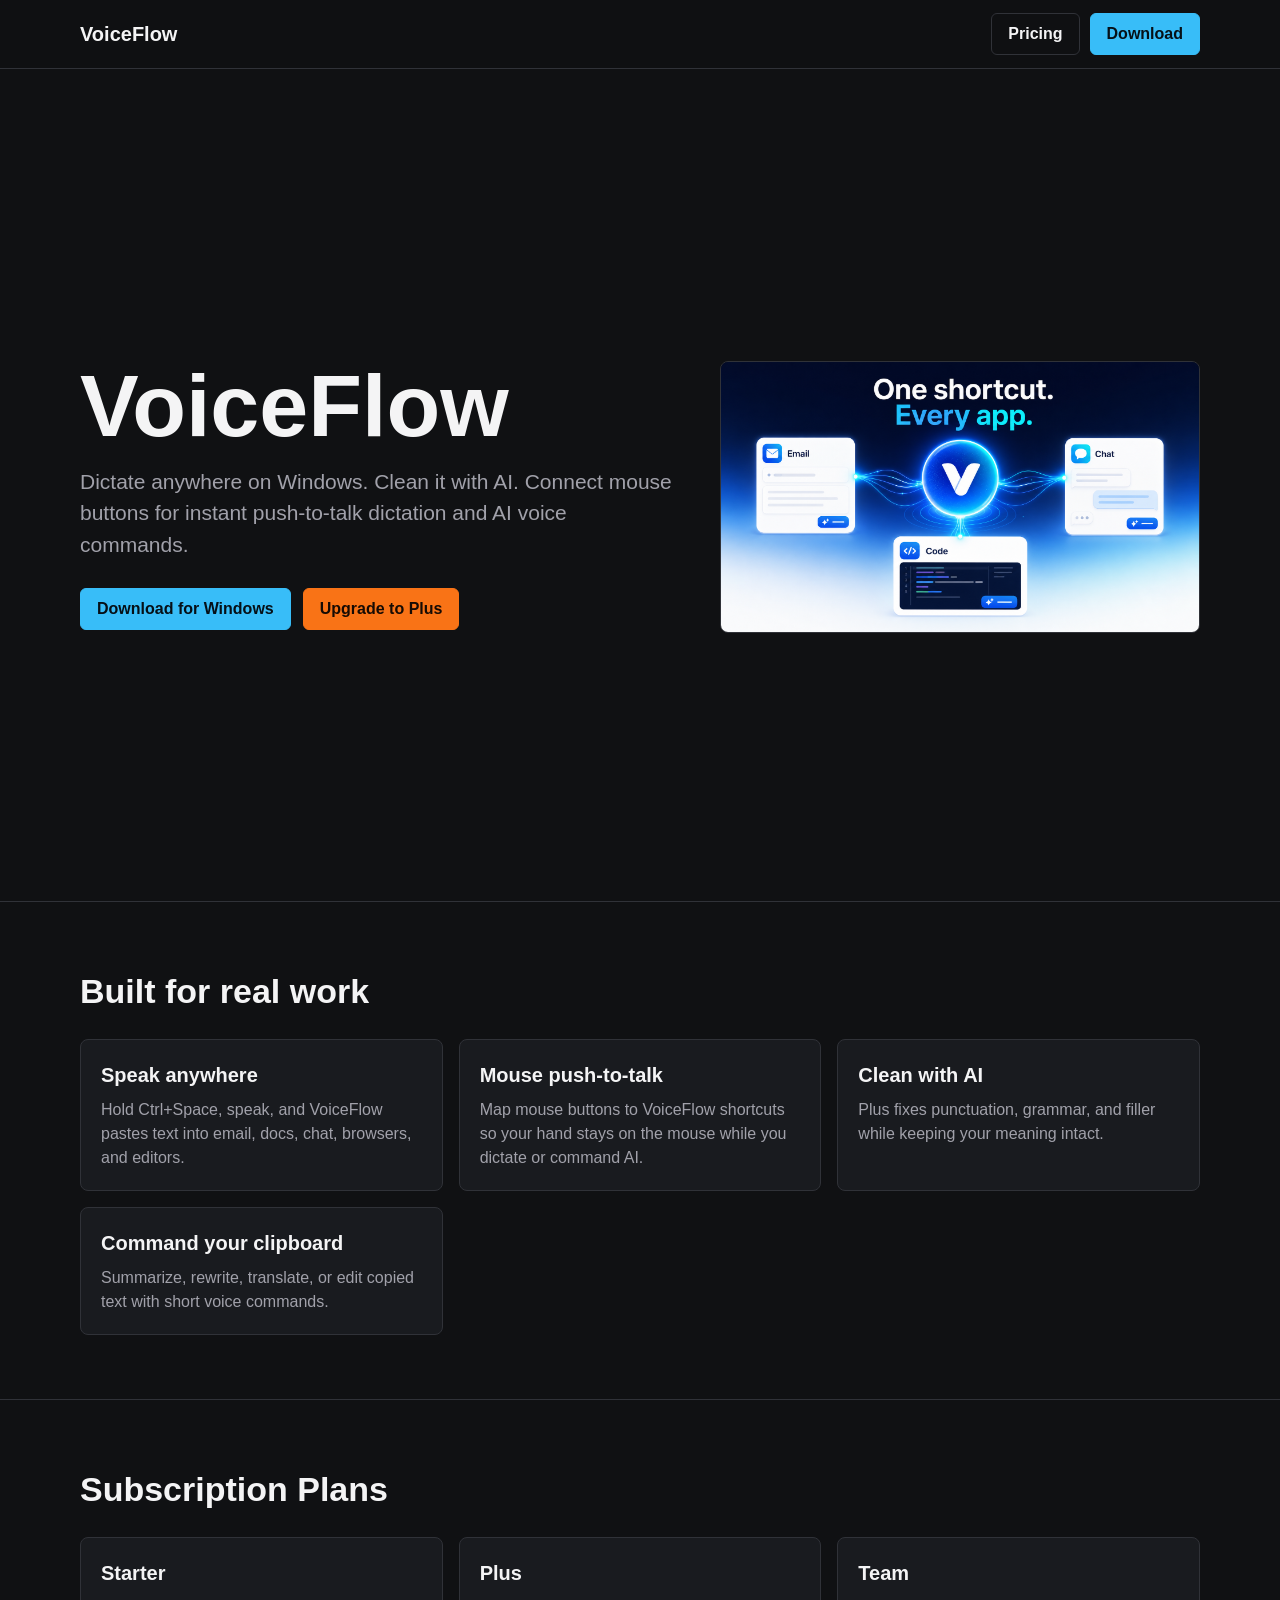
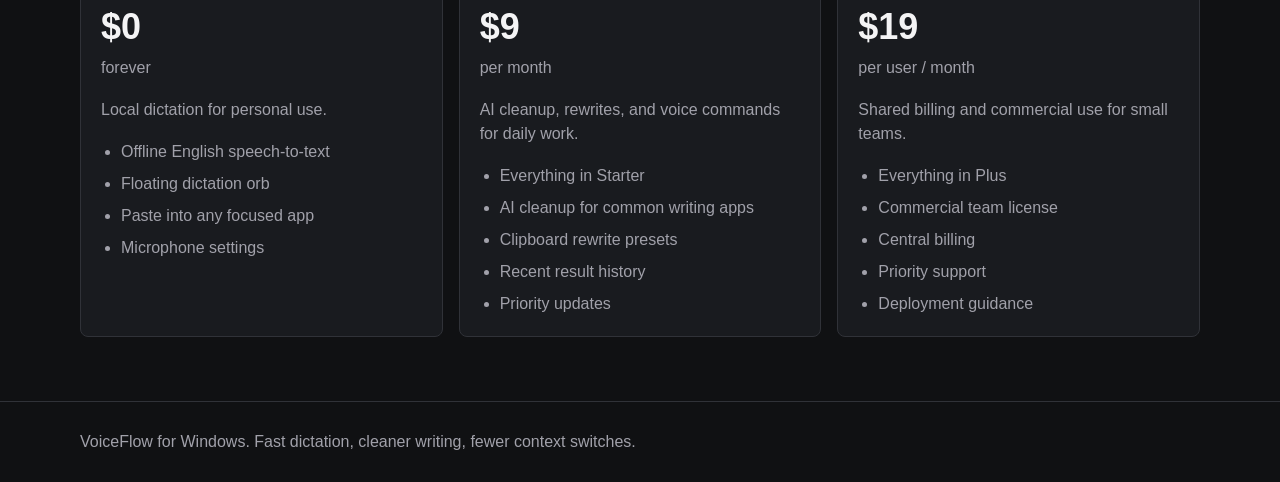
<file: marketing/index.html>
<!doctype html>
<html lang="en">
<head>
  <meta charset="utf-8">
  <meta name="viewport" content="width=device-width, initial-scale=1">
  <title>VoiceFlow - AI Voice-to-Text for Windows</title>
  <meta name="description" content="Dictate anywhere on Windows, trigger AI commands by voice, and connect mouse buttons for faster push-to-talk control.">
  <style>
    :root {
      color-scheme: dark;
      --bg: #101113;
      --panel: #191b1f;
      --text: #f4f4f5;
      --muted: #a1a1aa;
      --line: #303238;
      --accent: #38bdf8;
      --accent-strong: #f97316;
    }
    * {
      box-sizing: border-box;
    }
    body {
      margin: 0;
      background: var(--bg);
      color: var(--text);
      font-family: "Segoe UI", Arial, sans-serif;
      line-height: 1.5;
    }
    a {
      color: inherit;
      text-decoration: none;
    }
    .wrap {
      width: min(1120px, calc(100% - 32px));
      margin: 0 auto;
    }
    header {
      border-bottom: 1px solid var(--line);
      background: rgba(16, 17, 19, 0.9);
      position: sticky;
      top: 0;
      z-index: 2;
    }
    nav {
      min-height: 68px;
      display: flex;
      align-items: center;
      justify-content: space-between;
      gap: 16px;
    }
    .brand {
      font-size: 20px;
      font-weight: 700;
    }
    .nav-actions {
      display: flex;
      gap: 10px;
      align-items: center;
    }
    .button {
      display: inline-flex;
      align-items: center;
      justify-content: center;
      min-height: 42px;
      padding: 0 16px;
      border-radius: 6px;
      border: 1px solid var(--line);
      font-weight: 700;
      white-space: nowrap;
    }
    .button.primary {
      background: var(--accent);
      border-color: var(--accent);
      color: #061017;
    }
    .button.upgrade {
      background: var(--accent-strong);
      border-color: var(--accent-strong);
      color: #160b04;
    }
    .hero {
      min-height: calc(100vh - 68px);
      display: grid;
      align-items: center;
      padding: 64px 0 40px;
    }
    .hero-grid {
      display: grid;
      grid-template-columns: minmax(0, 1fr) minmax(320px, 480px);
      gap: 44px;
      align-items: center;
    }
    h1 {
      font-size: clamp(48px, 8vw, 88px);
      line-height: 0.95;
      margin: 0 0 18px;
      letter-spacing: 0;
    }
    .lead {
      color: var(--muted);
      font-size: 21px;
      max-width: 640px;
      margin: 0 0 28px;
    }
    .hero-actions {
      display: flex;
      flex-wrap: wrap;
      gap: 12px;
    }
    .product-shot {
      width: 100%;
      border: 1px solid var(--line);
      border-radius: 8px;
      display: block;
      background: #151515;
    }
    .section {
      padding: 64px 0;
      border-top: 1px solid var(--line);
    }
    .section h2 {
      font-size: 34px;
      margin: 0 0 22px;
      letter-spacing: 0;
    }
    .features,
    .pricing {
      display: grid;
      grid-template-columns: repeat(3, minmax(0, 1fr));
      gap: 16px;
    }
    .card {
      background: var(--panel);
      border: 1px solid var(--line);
      border-radius: 8px;
      padding: 20px;
    }
    .card h3 {
      margin: 0 0 8px;
      font-size: 20px;
    }
    .card p {
      color: var(--muted);
      margin: 0;
    }
    .price {
      font-size: 36px;
      font-weight: 800;
      margin: 12px 0 2px;
    }
    .cadence {
      color: var(--muted);
      margin-bottom: 18px;
    }
    ul {
      margin: 18px 0 0;
      padding-left: 20px;
      color: var(--muted);
    }
    li + li {
      margin-top: 8px;
    }
    footer {
      padding: 28px 0;
      border-top: 1px solid var(--line);
      color: var(--muted);
    }
    @media (max-width: 820px) {
      .hero-grid,
      .features,
      .pricing {
        grid-template-columns: 1fr;
      }
      nav {
        align-items: flex-start;
        flex-direction: column;
        padding: 16px 0;
      }
      .hero {
        min-height: auto;
        padding-top: 48px;
      }
    }
  </style>
</head>
<body>
  <header>
    <nav class="wrap">
      <a class="brand" href="#">VoiceFlow</a>
      <div class="nav-actions">
        <a class="button" href="#pricing">Pricing</a>
        <a class="button primary" href="../release/VoiceFlow-3.0.0-portable.zip">Download</a>
      </div>
    </nav>
  </header>

  <main>
    <section class="hero">
      <div class="wrap hero-grid">
        <div>
          <h1>VoiceFlow</h1>
          <p class="lead">Dictate anywhere on Windows. Clean it with AI. Connect mouse buttons for instant push-to-talk dictation and AI voice commands.</p>
          <div class="hero-actions">
            <a class="button primary" href="../release/VoiceFlow-3.0.0-portable.zip">Download for Windows</a>
            <a class="button upgrade" href="#pricing">Upgrade to Plus</a>
          </div>
        </div>
        <img class="product-shot" src="../product_hunt_assets/voiceflow-feature-overview.png" alt="VoiceFlow feature overview">
      </div>
    </section>

    <section class="section">
      <div class="wrap">
        <h2>Built for real work</h2>
        <div class="features">
          <article class="card">
            <h3>Speak anywhere</h3>
            <p>Hold Ctrl+Space, speak, and VoiceFlow pastes text into email, docs, chat, browsers, and editors.</p>
          </article>
          <article class="card">
            <h3>Mouse push-to-talk</h3>
            <p>Map mouse buttons to VoiceFlow shortcuts so your hand stays on the mouse while you dictate or command AI.</p>
          </article>
          <article class="card">
            <h3>Clean with AI</h3>
            <p>Plus fixes punctuation, grammar, and filler while keeping your meaning intact.</p>
          </article>
          <article class="card">
            <h3>Command your clipboard</h3>
            <p>Summarize, rewrite, translate, or edit copied text with short voice commands.</p>
          </article>
        </div>
      </div>
    </section>

    <section class="section" id="pricing">
      <div class="wrap">
        <h2>Subscription Plans</h2>
        <div class="pricing">
          <article class="card">
            <h3>Starter</h3>
            <div class="price">$0</div>
            <div class="cadence">forever</div>
            <p>Local dictation for personal use.</p>
            <ul>
              <li>Offline English speech-to-text</li>
              <li>Floating dictation orb</li>
              <li>Paste into any focused app</li>
              <li>Microphone settings</li>
            </ul>
          </article>
          <article class="card">
            <h3>Plus</h3>
            <div class="price">$9</div>
            <div class="cadence">per month</div>
            <p>AI cleanup, rewrites, and voice commands for daily work.</p>
            <ul>
              <li>Everything in Starter</li>
              <li>AI cleanup for common writing apps</li>
              <li>Clipboard rewrite presets</li>
              <li>Recent result history</li>
              <li>Priority updates</li>
            </ul>
          </article>
          <article class="card">
            <h3>Team</h3>
            <div class="price">$19</div>
            <div class="cadence">per user / month</div>
            <p>Shared billing and commercial use for small teams.</p>
            <ul>
              <li>Everything in Plus</li>
              <li>Commercial team license</li>
              <li>Central billing</li>
              <li>Priority support</li>
              <li>Deployment guidance</li>
            </ul>
          </article>
        </div>
      </div>
    </section>
  </main>

  <footer>
    <div class="wrap">VoiceFlow for Windows. Fast dictation, cleaner writing, fewer context switches.</div>
  </footer>
</body>
</html>
</file>
